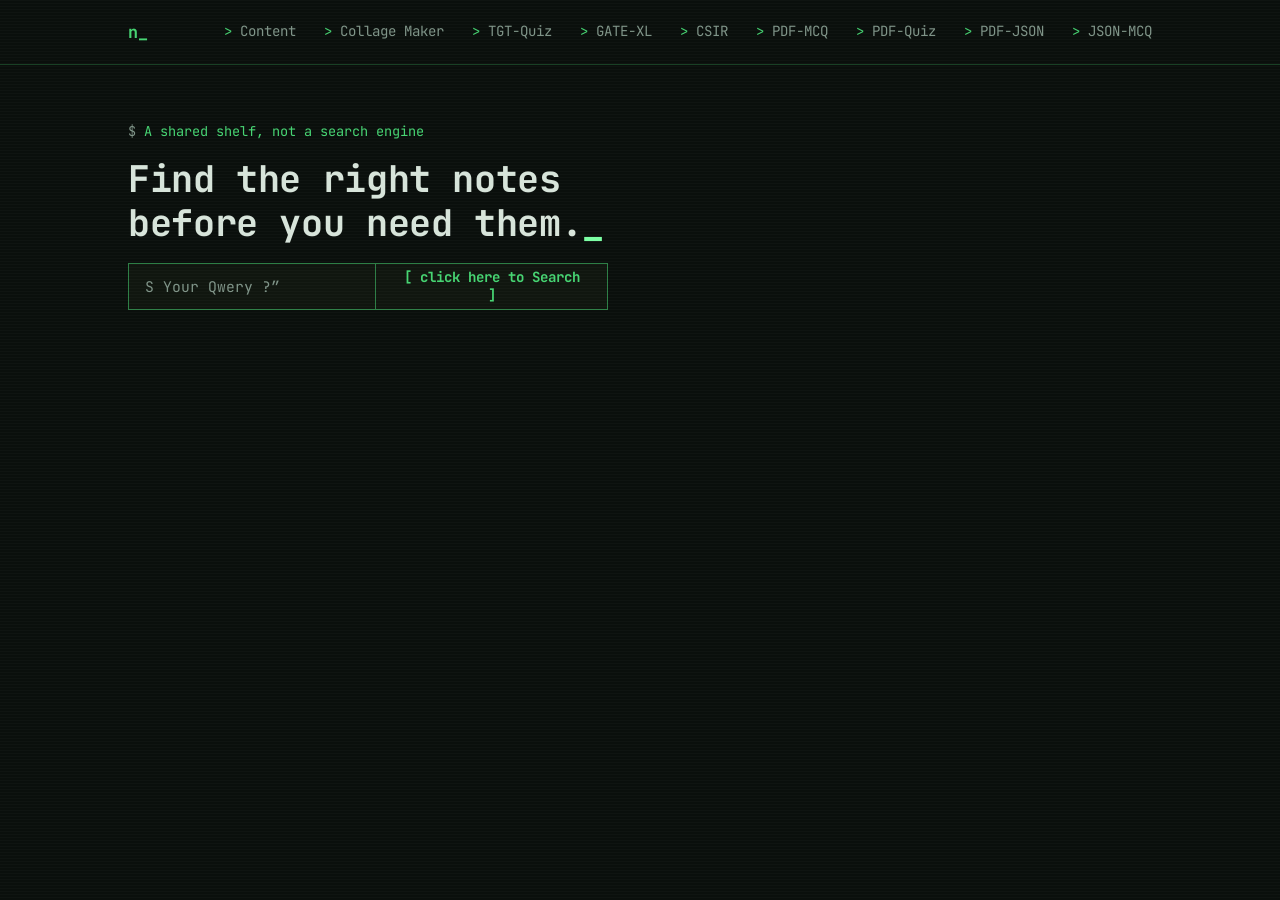
<file: index.html>
<!DOCTYPE html>
<html lang="en">
<head>
<meta charset="UTF-8">
<meta name="viewport" content="width=device-width, initial-scale=1.0">
<title> n </title>
<link rel="preconnect" href="https://fonts.googleapis.com">
<link href="https://fonts.googleapis.com/css2?family=JetBrains+Mono:wght@400;500;700&display=swap" rel="stylesheet">
<link rel="stylesheet" href="style.css">
</head>
</body>

<header class="site-header">
  <div class="shell header-row">
    <a class="brand" href="#top"> <span>n</span><span class="cursor" aria-hidden="true">_</span></a>
    <nav class="main-nav" aria-label="Primary">
            <a href="content.html" class="quiz-btn">Content</a>
      <a href="collage-maker.html" class="quiz-btn">Collage Maker</a>
<a href="tgt-quiz.html" class="quiz-btn">TGT-Quiz</a> 
      <a href="gate-xl.html" class="quiz-btn">GATE-XL</a> 
            <a href="csir.html" class="quiz-btn">CSIR</a> 
            <a href="pdf-to-mcq.html" class="quiz-btn">PDF-MCQ</a> 
                  <a href="pdf-quiz.html" class="quiz-btn">PDF-Quiz</a> 
      <a href="pdf-json.html" class="quiz-btn">PDF-JSON</a> 
      
      <a href="json-mcq.html" class="quiz-btn">JSON-MCQ</a> 



      
    </nav>
    <button class="nav-toggle" id="navToggle" aria-expanded="false" aria-controls="main-nav" aria-label="Open menu">
      <span></span><span></span><span></span>
    </button>
  </div>
</header>

<main id="top">

  <section class="hero shell">
    <div class="hero-text">
      <p class="kicker">A shared shelf, not a search engine</p>
      <h1>Find the right notes before you need them.<span class="cursor" aria-hidden="true">_</span></h1>
      <form class="search-row" role="search" id="searchForm">
        <label for="searchInput" class="visually-hidden">Search materials</label>
        <input type="search" id="searchInput" placeholder="S Your Qwery ?&rdquo;">
        <button type="submit">click here to Search</button>
      </form>
    </div>

    <!--
    <dl class="hero-stats">
      <div><dt>412</dt><dd>documents on the shelf</dd></div>
      <div><dt>9</dt><dd>exams covered</dd></div>
      <div><dt>38</dt><dd>added this month</dd></div>
    </dl>
-->
    
    <!--
  </section>

  <section class="browse shell" id="browse">
    <h2>Browse by exam</h2>
    <div class="pill-row" id="examPills">
      <button class="pill is-active" data-exam="all">All exams</button>
      <button class="pill" data-exam="mptet1">MP TET Varg 1</button>
      <button class="pill" data-exam="mptet2">MP TET Varg 2</button>
      <button class="pill" data-exam="tgt">TGT</button>
      <button class="pill" data-exam="pgt">PGT</button>
      <button class="pill" data-exam="sscgl">SSC CGL</button>
      <button class="pill" data-exam="railway">Railway NTPC</button>
      <button class="pill" data-exam="banking">Banking (IBPS/SBI)</button>
      <button class="pill" data-exam="neet">NEET</button>
      <button class="pill" data-exam="jee">JEE</button>
    
    </div>
  </section>

  <section class="catalog shell" id="catalog">
    <div class="catalog-head">
  -->   

<script src="script.js"></script>
</file>
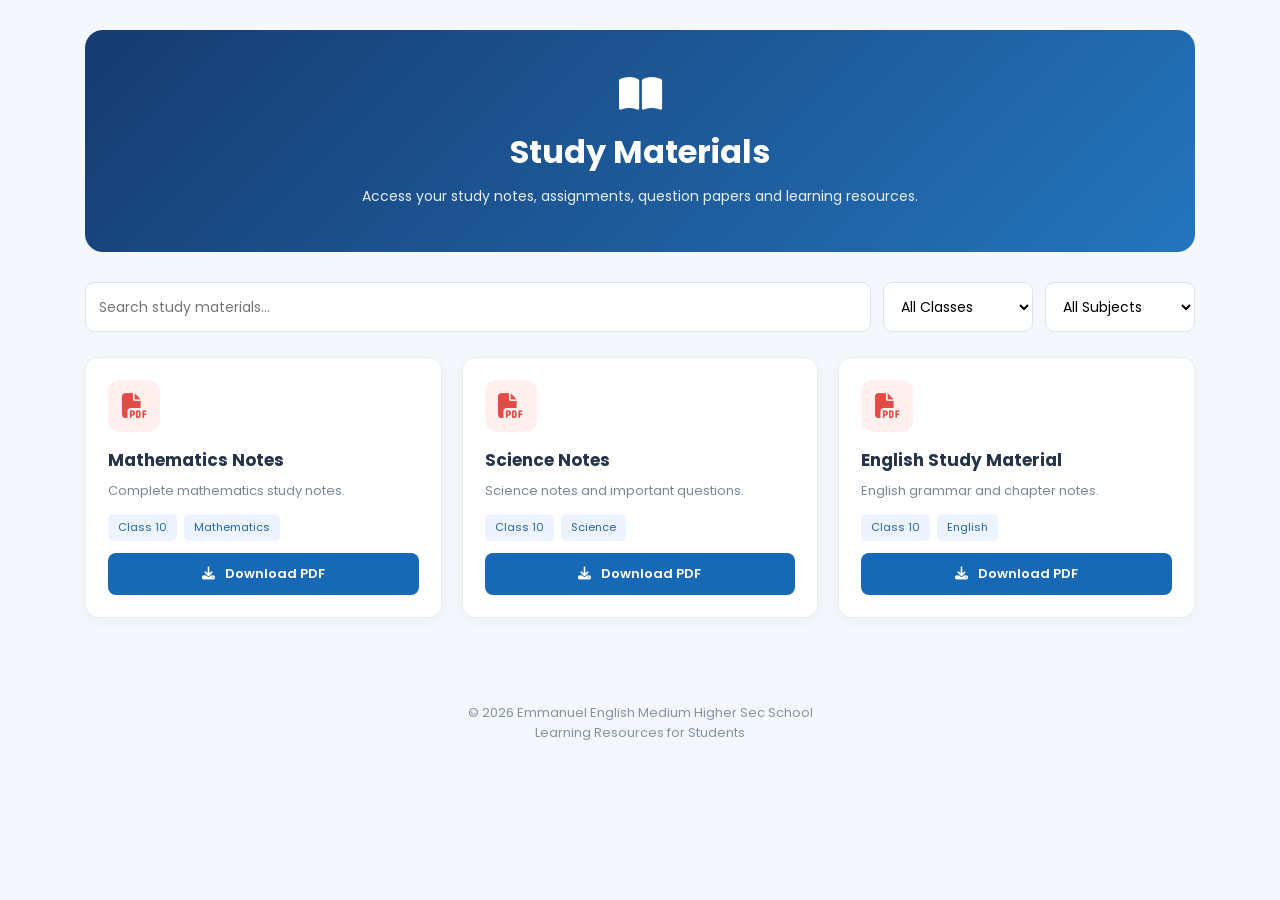
<file: content.html>
<!DOCTYPE html>
<html lang="en">

<head>
    <meta charset="UTF-8">

    <!-- Make the page responsive on mobile devices -->
    <meta name="viewport" content="width=device-width, initial-scale=1.0">

    <!-- Page title -->
    <title>Study Materials | School</title>

    <!-- Google Fonts -->
    <link rel="preconnect" href="https://fonts.googleapis.com">
    <link href="https://fonts.googleapis.com/css2?family=Poppins:wght@400;500;600;700&display=swap" rel="stylesheet">

    <!-- Font Awesome icons -->
    <link rel="stylesheet"
    href="https://cdnjs.cloudflare.com/ajax/libs/font-awesome/6.5.0/css/all.min.css">

    <style>

        /* ================================
           1. GLOBAL PAGE STYLING
        ================================= */

        * {
            margin: 0;
            padding: 0;
            box-sizing: border-box;
        }

        body {
            font-family: 'Poppins', sans-serif;
            background: #f4f7fc;
            color: #26344a;
        }

        /* Main page container */
        .container {
            max-width: 1150px;
            margin: auto;
            padding: 30px 20px;
        }


        /* ================================
           2. HEADER SECTION
        ================================= */

        .header {
            background: linear-gradient(135deg, #163b70, #2475bd);
            color: white;
            padding: 45px 25px;
            text-align: center;
            border-radius: 18px;
            margin-bottom: 30px;
        }

        .header h1 {
            font-size: 32px;
            margin-bottom: 10px;
        }

        .header p {
            font-size: 14px;
            opacity: 0.9;
        }

        .header i {
            font-size: 38px;
            margin-bottom: 15px;
        }


        /* ================================
           3. SEARCH AND FILTER SECTION
        ================================= */

        .filters {
            display: flex;
            gap: 12px;
            margin-bottom: 25px;
            flex-wrap: wrap;
        }

        .filters input,
        .filters select {
            padding: 13px;
            border: 1px solid #dce3ed;
            border-radius: 9px;
            font-family: inherit;
            background: white;
            font-size: 14px;
        }

        .filters input {
            flex: 1;
            min-width: 200px;
        }

        .filters select {
            min-width: 150px;
        }


        /* ================================
           4. MATERIAL GRID
        ================================= */

        .material-grid {
            display: grid;
            grid-template-columns: repeat(auto-fit, minmax(260px, 1fr));
            gap: 20px;
        }

        /* Individual material card */
        .material-card {
            background: white;
            padding: 22px;
            border-radius: 13px;
            border: 1px solid #e7edf5;
            box-shadow: 0 4px 15px rgba(0,0,0,0.04);
            transition: 0.3s;
        }

        .material-card:hover {
            transform: translateY(-5px);
            box-shadow: 0 8px 22px rgba(0,0,0,0.09);
        }

        /* PDF icon */
        .pdf-icon {
            width: 52px;
            height: 52px;
            background: #fff0ef;
            color: #e34b46;
            display: flex;
            align-items: center;
            justify-content: center;
            border-radius: 12px;
            font-size: 25px;
            margin-bottom: 15px;
        }

        /* Material title */
        .material-card h3 {
            font-size: 17px;
            margin-bottom: 8px;
        }

        /* Material description */
        .material-card p {
            color: #7b8797;
            font-size: 13px;
            margin-bottom: 10px;
        }

        /* Class and subject labels */
        .tag {
            display: inline-block;
            background: #edf4ff;
            color: #2464a5;
            padding: 5px 10px;
            border-radius: 5px;
            font-size: 11px;
            margin: 3px 3px 12px 0;
        }


        /* ================================
           5. DOWNLOAD BUTTON
        ================================= */

        .download-btn {
            display: block;
            text-align: center;
            background: #1768b5;
            color: white;
            padding: 11px;
            border-radius: 8px;
            text-decoration: none;
            font-size: 13px;
            font-weight: 600;
            transition: 0.3s;
        }

        .download-btn:hover {
            background: #104b88;
        }

        .download-btn i {
            margin-right: 7px;
        }


        /* ================================
           6. EMPTY SEARCH MESSAGE
        ================================= */

        .no-results {
            display: none;
            text-align: center;
            padding: 40px;
            color: #7b8797;
            grid-column: 1 / -1;
        }


        /* ================================
           7. FOOTER
        ================================= */

        footer {
            text-align: center;
            padding: 25px;
            color: #8793a3;
            font-size: 13px;
            margin-top: 30px;
        }


        /* ================================
           8. MOBILE RESPONSIVENESS
        ================================= */

        @media (max-width: 600px) {

            .header h1 {
                font-size: 24px;
            }

            .container {
                padding: 20px 12px;
            }

            .filters {
                flex-direction: column;
            }

            .filters input,
            .filters select {
                width: 100%;
            }

        }

    </style>
</head>

<body>

    <!-- ================================
         MAIN CONTAINER
    ================================= -->

    <div class="container">


        <!-- ================================
             PAGE HEADER
        ================================= -->

        <section class="header">

            <i class="fas fa-book-open"></i>

            <h1>Study Materials</h1>

            <p>
                Access your study notes, assignments,
                question papers and learning resources.
            </p>

        </section>


        <!-- ================================
             SEARCH AND FILTERS
        ================================= -->

        <div class="filters">

            <!-- Search materials by their name -->
            <input
                type="text"
                id="searchInput"
                placeholder="Search study materials..."
            >

            <!-- Filter materials by class -->
            <select id="classFilter">
                <option value="">All Classes</option>
                <option value="Class 9">Class 9</option>
                <option value="Class 10">Class 10</option>
                <option value="Class 11">Class 11</option>
                <option value="Class 12">Class 12</option>
            </select>

            <!-- Filter materials by subject -->
            <select id="subjectFilter">
                <option value="">All Subjects</option>
                <option value="Mathematics">Mathematics</option>
                <option value="Science">Science</option>
                <option value="English">English</option>
                <option value="Social Science">Social Science</option>
            </select>

        </div>


        <!-- ================================
             MATERIAL CARDS CONTAINER
        ================================= -->

        <div class="material-grid" id="materialGrid">

            <!-- Material cards will be generated using JavaScript -->

            <div class="no-results" id="noResults">
                <i class="fas fa-folder-open"></i>
                <p>No study materials found.</p>
            </div>

        </div>


    </div>


    <!-- ================================
         FOOTER
    ================================= -->

    <footer>
        © 2026 Emmanuel English Medium Higher Sec School
        <br>
        Learning Resources for Students
    </footer>


    <!-- ================================
         JAVASCRIPT: MATERIAL DATABASE
         
         TO ADD A NEW PDF:
         1. Put the PDF inside materials/pdf/
         2. Add its name in this list.
         3. Enter its class and subject.
         4. Save the file.
    ================================= -->

    <script>

        // All available study materials are stored here.
        const materials = [

            {
                name: "Mathematics Notes",
                description: "Complete mathematics study notes.",
                class: "Class 10",
                subject: "Mathematics",
                file: "materials/pdf/Class-10-Maths.pdf"
            },

            {
                name: "Science Notes",
                description: "Science notes and important questions.",
                class: "Class 10",
                subject: "Science",
                file: "materials/pdf/Class-10-Science.pdf"
            },

            {
                name: "English Study Material",
                description: "English grammar and chapter notes.",
                class: "Class 10",
                subject: "English",
                file: "materials/pdf/English-Notes.pdf"
            }

        ];


        // ================================
        // DISPLAY ALL MATERIAL CARDS
        // ================================

        function displayMaterials() {

            // Get the material container
            const grid = document.getElementById("materialGrid");

            // Clear previous cards but retain the empty message
            grid.querySelectorAll(".material-card").forEach(card => card.remove());

            // Read current search and filter values
            const search = document.getElementById("searchInput").value.toLowerCase();
            const selectedClass = document.getElementById("classFilter").value;
            const selectedSubject = document.getElementById("subjectFilter").value;

            // Filter materials according to the selected options
            const filteredMaterials = materials.filter(item => {

                const matchesSearch =
                    item.name.toLowerCase().includes(search) ||
                    item.description.toLowerCase().includes(search);

                const matchesClass =
                    selectedClass === "" || item.class === selectedClass;

                const matchesSubject =
                    selectedSubject === "" || item.subject === selectedSubject;

                return matchesSearch && matchesClass && matchesSubject;

            });


            // Show a message if no material matches
            document.getElementById("noResults").style.display =
                filteredMaterials.length === 0 ? "block" : "none";


            // Generate individual PDF cards
            filteredMaterials.forEach(item => {

                const card = document.createElement("div");

                card.className = "material-card";

                // Build the material card
                card.innerHTML = `

                    <div class="pdf-icon">
                        <i class="fas fa-file-pdf"></i>
                    </div>

                    <h3>${escapeHTML(item.name)}</h3>

                    <p>${escapeHTML(item.description)}</p>

                    <span class="tag">${escapeHTML(item.class)}</span>

                    <span class="tag">${escapeHTML(item.subject)}</span>

                    <a href="${escapeHTML(item.file)}"
                       class="download-btn"
                       download>

                        <i class="fas fa-download"></i>
                        Download PDF

                    </a>

                `;

                grid.appendChild(card);

            });

        }


        // ================================
        // SAFELY DISPLAY USER-EDITABLE TEXT
        // ================================

        function escapeHTML(value) {

            return String(value).replace(/[&<>"']/g, character => ({
                "&": "&amp;",
                "<": "&lt;",
                ">": "&gt;",
                '"': "&quot;",
                "'": "&#39;"
            })[character]);

        }


        // ================================
        // SEARCH AND FILTER EVENT LISTENERS
        // ================================

        document.getElementById("searchInput")
            .addEventListener("input", displayMaterials);

        document.getElementById("classFilter")
            .addEventListener("change", displayMaterials);

        document.getElementById("subjectFilter")
            .addEventListener("change", displayMaterials);


        // ================================
        // LOAD MATERIALS WHEN PAGE OPENS
        // ================================

        displayMaterials();

    </script>

</body>
</html>
</file>
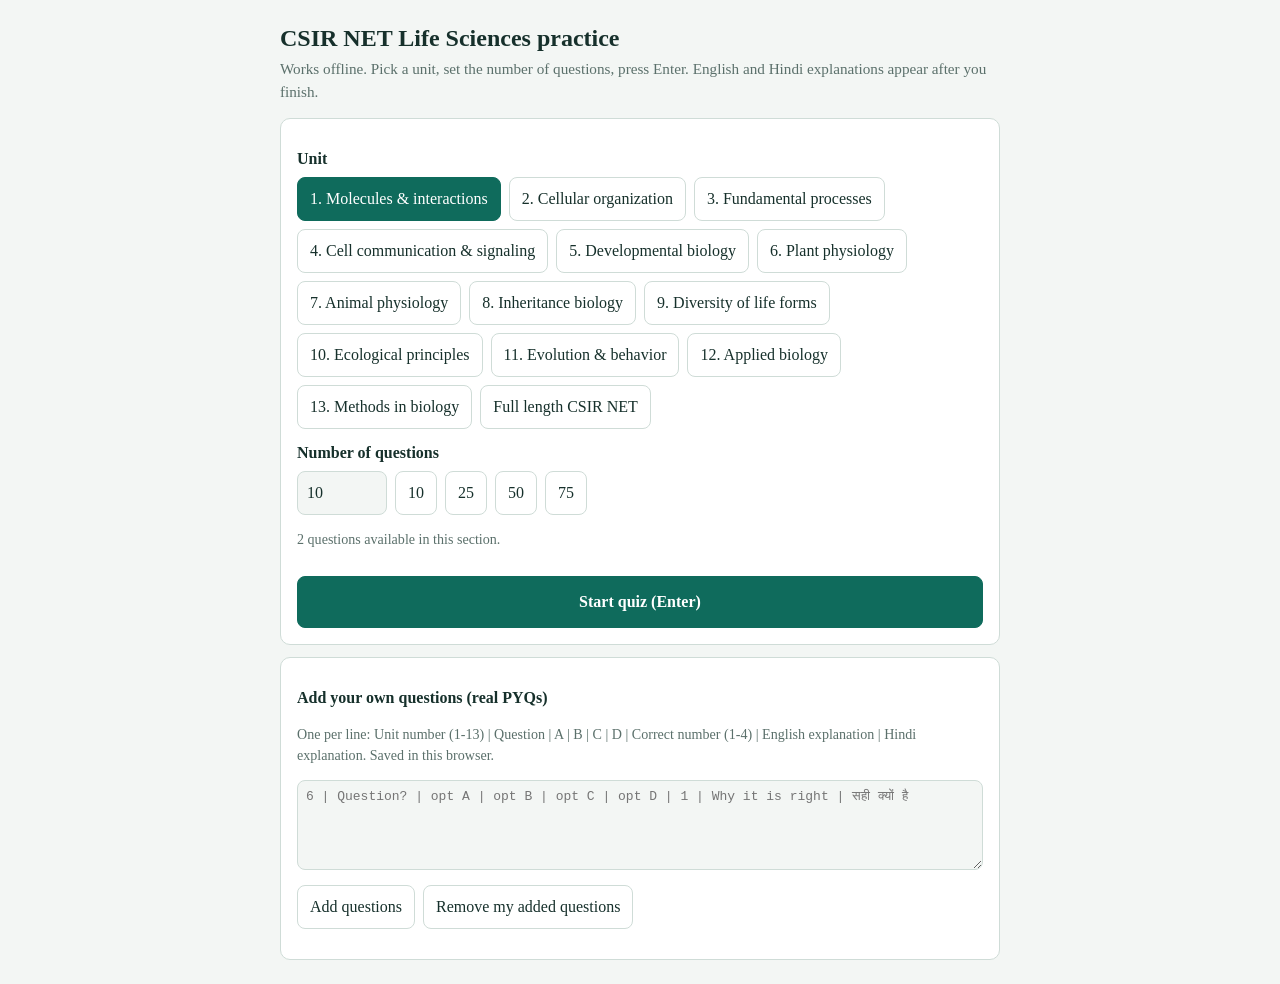
<file: csir.html>
<!DOCTYPE html>
<html lang="en">
<head>
<meta charset="utf-8">
<meta name="viewport" content="width=device-width, initial-scale=1">
<title>CSIR NET Life Sciences Practice Quiz</title>
<style>
:root{--bg:#f3f6f4;--card:#fff;--ink:#16302b;--mute:#5b706b;--line:#cfdcd7;--acc:#0f6b5c;--acc2:#e9f3f0;--ok:#1b7f3b;--bad:#b3261e}
@media(prefers-color-scheme:dark){:root{--bg:#10201d;--card:#172a26;--ink:#e6f1ee;--mute:#9db5ae;--line:#2c4540;--acc:#4fc3ae;--acc2:#1f3a34;--ok:#6fd48c;--bad:#ff8f86}}
*{box-sizing:border-box}
body{margin:0;background:var(--bg);color:var(--ink);font:16px/1.5 Georgia,'Noto Serif Devanagari',serif;padding:12px}
.wrap{max-width:720px;margin:0 auto}
h1{font-size:1.5rem;margin:8px 0 2px}
.sub{color:var(--mute);margin:0 0 14px;font-size:.95rem}
.card{background:var(--card);border:1px solid var(--line);border-radius:10px;padding:16px;margin-bottom:12px}
button{font:inherit;cursor:pointer;border:1px solid var(--line);background:var(--card);color:var(--ink);border-radius:8px;padding:9px 12px}
button:focus-visible,input:focus-visible,textarea:focus-visible{outline:3px solid var(--acc);outline-offset:2px}
.row{display:flex;flex-wrap:wrap;gap:8px}
.row button.sel{background:var(--acc);color:#fff;border-color:var(--acc)}
.big{background:var(--acc);color:#fff;border-color:var(--acc);font-weight:bold;width:100%;margin-top:12px;padding:13px}
input[type=number]{font:inherit;width:90px;padding:9px;border:1px solid var(--line);border-radius:8px;background:var(--bg);color:var(--ink)}
textarea{width:100%;min-height:90px;font:13px monospace;background:var(--bg);color:var(--ink);border:1px solid var(--line);border-radius:8px;padding:8px}
label{display:block;font-weight:bold;margin:12px 0 6px}
.note{color:var(--mute);font-size:.88rem}
.top{display:flex;justify-content:space-between;gap:8px;color:var(--mute);font-size:.92rem}
.bar{height:6px;background:var(--line);border-radius:3px;margin:8px 0 14px}
.bar i{display:block;height:100%;background:var(--acc);border-radius:3px}
.q{font-size:1.15rem;margin:0 0 12px}
.opt{display:block;width:100%;text-align:left;margin:8px 0;padding:12px}
.opt:hover{background:var(--acc2)}
.opt.on{background:var(--acc2);border-color:var(--acc);font-weight:bold}
.score{font-size:2.4rem;margin:0}
.rev{border-top:1px solid var(--line);padding:12px 0}
.t{color:var(--ok)}.f{color:var(--bad)}
.exp{background:var(--acc2);border-radius:8px;padding:8px 10px;margin-top:6px;font-size:.95rem}
.hide{display:none}
</style>
</head>
<body>
<div class="wrap">
<h1>CSIR NET Life Sciences practice</h1>
<p class="sub">Works offline. Pick a unit, set the number of questions, press Enter. English and Hindi explanations appear after you finish.</p>

<div id="setup">
 <div class="card">
  <label>Unit</label>
  <div class="row" id="subjects"></div>
  <label for="n">Number of questions</label>
  <div class="row">
   <input id="n" type="number" min="1" value="10" aria-label="Number of questions">
   <button data-n="10">10</button><button data-n="25">25</button><button data-n="50">50</button><button data-n="75">75</button>
  </div>
  <p class="note" id="avail"></p>
  <button class="big" id="start">Start quiz (Enter)</button>
 </div>
 <div class="card">
  <label for="imp">Add your own questions (real PYQs)</label>
  <p class="note">One per line: Unit number (1-13) | Question | A | B | C | D | Correct number (1-4) | English explanation | Hindi explanation. Saved in this browser.</p>
  <textarea id="imp" placeholder="6 | Question? | opt A | opt B | opt C | opt D | 1 | Why it is right | सही क्यों है"></textarea>
  <div class="row" style="margin-top:8px"><button id="add">Add questions</button><button id="clr">Remove my added questions</button></div>
  <p class="note" id="impmsg"></p>
 </div>
</div>

<div id="quiz" class="card hide">
 <div class="top"><span id="prog"></span><span id="tm"></span></div>
 <div class="bar"><i id="pb"></i></div>
 <p class="q" id="qt"></p>
 <div id="opts"></div>
 <div class="row" style="margin-top:12px"><button id="next" class="big">Next (Enter)</button></div>
 <p class="note">Keys: 1-4 to choose, Enter for next. You can change your choice or skip with Enter. Answers are shown at the end.</p>
</div>

<div id="result" class="hide">
 <div class="card"><p class="score" id="sc"></p><p id="sb"></p><p id="tk" class="note"></p>
 <button class="big" id="again">New quiz</button></div>
 <div class="card" id="rev"></div>
</div>
</div>

<script>
var UNITS=["1. Molecules & interactions","2. Cellular organization","3. Fundamental processes","4. Cell communication & signaling","5. Developmental biology","6. Plant physiology","7. Animal physiology","8. Inheritance biology","9. Diversity of life forms","10. Ecological principles","11. Evolution & behavior","12. Applied biology","13. Methods in biology"];
// Practice bank from the CSIR NET Life Sciences syllabus (not verified past papers). Format: [unit no, question, [options, correct FIRST], 0, English explanation, Hindi explanation]
var BANK=[
[1,"Which technique is widely used to estimate the secondary structure content of a protein in solution?",["Circular dichroism","Mass spectrometry","Southern blotting","Flow cytometry"],0,"CD spectra in the far-UV differ for alpha helix, beta sheet and random coil, so they report secondary structure.","Far-UV CD स्पेक्ट्रम अल्फा हेलिक्स, बीटा शीट और रैंडम कॉइल के लिए अलग होता है।"],
[1,"A Ramachandran plot shows the allowed combinations of:",["Phi and psi angles","Omega angles only","Bond lengths","Chi angles of side chains"],0,"It plots backbone phi (N–Cα) and psi (Cα–C) torsion angles, showing sterically allowed regions.","यह पृष्ठ-शृंखला के phi और psi कोणों के अनुमत संयोजन दिखाता है।"],
[2,"Which signal sequence retains soluble proteins in the ER lumen?",["KDEL","NLS","SKL","Mannose-6-phosphate"],0,"The C-terminal KDEL sequence is recognised by the KDEL receptor, which returns proteins from the Golgi to the ER.","C-सिरे का KDEL अनुक्रम प्रोटीन को ER में वापस लाता है।"],
[2,"Which cytoskeletal filament shows dynamic instability?",["Microtubules","Intermediate filaments","Septins","Spectrin"],0,"Microtubules switch between growth and rapid shrinkage (catastrophe) driven by GTP-tubulin cap hydrolysis.","सूक्ष्मनलिकाएँ GTP हाइड्रोलिसिस के कारण वृद्धि और संकुचन के बीच बदलती रहती हैं।"],
[3,"Telomerase adds telomeric repeats using:",["Its own RNA template","The lagging strand as template","A DNA primase","Okazaki fragments"],0,"Telomerase is a ribonucleoprotein; its RNA component templates reverse transcription of repeats.","टेलोमरेज़ अपने RNA घटक को टेम्पलेट बनाकर दोहराव जोड़ता है।"],
[3,"The Shine–Dalgarno sequence in prokaryotic mRNA base-pairs with:",["16S rRNA","23S rRNA","5S rRNA","tRNA"],0,"It pairs with the 3' end of 16S rRNA in the 30S subunit to position the start codon.","यह 30S उप-इकाई के 16S rRNA से जुड़ता है।"],
[4,"Activation of a GPCR leads to the exchange of which nucleotide on the G-alpha subunit?",["GDP for GTP","ATP for ADP","GTP for GDP","cAMP for AMP"],0,"The activated receptor acts as a GEF, so G-alpha releases GDP and binds GTP.","सक्रिय GPCR G-अल्फा पर GDP की जगह GTP लगवाता है।"],
[4,"Along with Ca²⁺, which second messenger activates protein kinase C?",["Diacylglycerol (DAG)","IP3","cGMP","cAMP"],0,"PLC cleaves PIP2 into IP3 (releases Ca²⁺) and DAG, which with Ca²⁺ activates PKC.","DAG और Ca²⁺ मिलकर PKC को सक्रिय करते हैं।"],
[5,"The Bicoid gradient in Drosophila embryos specifies the:",["Anterior–posterior axis","Dorsal–ventral axis","Left–right axis","Germ layers"],0,"Maternal bicoid mRNA is localised anteriorly; its protein gradient patterns the anterior–posterior axis.","बायकॉइड प्रवणता अग्र-पश्च अक्ष तय करती है।"],
[5,"Which cell is totipotent?",["Zygote","Neuron","Hepatocyte","Erythrocyte"],0,"A zygote can give rise to all embryonic and extra-embryonic tissues; differentiated cells cannot.","युग्मनज सभी प्रकार की कोशिकाएँ बना सकता है।"],
[6,"The physiologically active form of phytochrome is:",["Pfr","Pr","Cryptochrome","Phototropin"],0,"Red light converts inactive Pr to active Pfr; far-red light reverses it.","लाल प्रकाश निष्क्रिय Pr को सक्रिय Pfr में बदलता है।"],
[6,"The immediate precursor of ethylene in plants is:",["ACC","Methionine","SAM","Tryptophan"],0,"Methionine → SAM → ACC (by ACC synthase) → ethylene (by ACC oxidase).","एथिलीन का तात्कालिक पूर्वगामी ACC है।"],
[7,"Which hormone is released from the posterior pituitary?",["Oxytocin","FSH","Prolactin","Growth hormone"],0,"Oxytocin and ADH are made in the hypothalamus and released from the posterior pituitary.","ऑक्सीटोसिन पश्च पीयूष ग्रंथि से मुक्त होता है।"],
[7,"The Bohr effect describes:",["Lower O₂ affinity of haemoglobin at lower pH","Higher O₂ affinity at lower pH","CO₂ binding to myoglobin","Effect of 2,3-BPG on myoglobin"],0,"Higher CO₂ or H⁺ shifts the O₂ dissociation curve right, aiding O₂ release in tissues.","कम pH पर हीमोग्लोबिन की O₂ बंधुता घटती है।"],
[8,"A test cross involves crossing an individual of unknown genotype with:",["A homozygous recessive","A homozygous dominant","A heterozygote","Itself"],0,"Offspring phenotypes reveal the unknown genotype because the recessive parent contributes only recessive alleles.","अज्ञात जीनोटाइप का समयुग्मजी अप्रभावी से संकरण।"],
[8,"A 9:3:4 ratio in the F2 indicates:",["Recessive epistasis","Dominant epistasis","Complementary genes","Duplicate genes"],0,"When homozygous recessive at one locus masks the other, 9:3:3:1 becomes 9:3:4.","अप्रभावी एपिस्टेसिस में 9:3:4 अनुपात आता है।"],
[9,"Which phylum has a water vascular system?",["Echinodermata","Mollusca","Annelida","Cnidaria"],0,"Echinoderms use a water vascular system for locomotion, feeding and respiration.","इकाइनोडर्मेटा में जल संवहन तंत्र होता है।"],
[9,"Ginkgo biloba belongs to:",["Gymnosperms","Angiosperms","Pteridophytes","Bryophytes"],0,"Ginkgo has naked seeds and is a gymnosperm.","जिन्कगो नग्नबीजी पौधा है।"],
[10,"Species richness generally increases:",["Towards the equator","Towards the poles","With altitude","With latitude"],0,"The latitudinal diversity gradient shows the highest richness in the tropics.","विषुवत रेखा की ओर प्रजाति समृद्धि बढ़ती है।"],
[10,"The 10 percent law of energy transfer between trophic levels was proposed by:",["Lindeman","Odum","Tansley","Haeckel"],0,"Lindeman (1942) proposed that roughly 10 percent of energy passes to the next trophic level.","10 प्रतिशत नियम लिंडमैन ने दिया।"],
[11,"Hamilton's rule for kin selection states that an altruistic trait spreads when:",["rB > C","B > rC","r > BC","C > rB"],0,"The relatedness times the benefit to the recipient must exceed the cost to the actor.","सहजन्य चयन में rB > C होने पर परोपकारी लक्षण फैलता है।"],
[11,"Genetic drift has the greatest effect in:",["Small populations","Large populations","Infinite populations","Populations with high migration"],0,"Random sampling of alleles causes larger frequency changes when population size is small.","छोटी जनसंख्या में आनुवंशिक विचलन अधिक होता है।"],
[12,"Bt toxin used in insect-resistant crops comes from:",["Bacillus thuringiensis","Agrobacterium tumefaciens","Escherichia coli","Streptomyces"],0,"Cry proteins from B. thuringiensis are toxic to specific insect larvae.","Bt विष बैसिलस थुरिंजिएन्सिस से आता है।"],
[12,"Which plasmid is used to transfer genes into plants?",["Ti plasmid","F plasmid","R plasmid","Col plasmid"],0,"Agrobacterium's Ti plasmid transfers T-DNA into plant cells.","पादप रूपांतरण में Ti प्लाज़्मिड प्रयुक्त होता है।"],
[13,"The denaturation step of PCR is typically carried out at about:",["94–95 °C","55 °C","72 °C","37 °C"],0,"High temperature separates the DNA strands; annealing is ~55 °C and extension ~72 °C.","विकृतिकरण लगभग 94–95 °C पर होता है।"],
[13,"Western blotting is used to detect:",["Specific proteins","DNA fragments","RNA molecules","Lipids"],0,"Proteins are separated, transferred to a membrane and probed with specific antibodies.","वेस्टर्न ब्लॉटिंग विशिष्ट प्रोटीन पहचानती है।"]
];
// Assumed full-length setting (check the official CSIR NET pattern)
var FULL_COUNT=75,FULL_MINUTES=180;
var $=function(i){return document.getElementById(i)},subj=1,set=[],idx=0,t0=0,tick=null,cur=null,answers=[],chosen=-1;
function mine(){try{return JSON.parse(localStorage.getItem("cmine")||"[]")}catch(e){return[]}}
function allQ(){return BANK.concat(mine())}
function pool(){return subj==="Full"?allQ():allQ().filter(function(q){return q[0]===subj})}
function shuffle(a){a=a.slice();for(var i=a.length-1;i>0;i--){var j=Math.floor(Math.random()*(i+1));var x=a[i];a[i]=a[j];a[j]=x}return a}
function esc(s){return String(s).replace(/[&<>"]/g,function(c){return{"&":"&amp;","<":"&lt;",">":"&gt;",'"':"&quot;"}[c]})}
function buildSubjects(){
 $("subjects").innerHTML="";
 UNITS.map(function(u,i){return[i+1,u]}).concat([["Full","Full length CSIR NET"]]).forEach(function(p){
  var b=document.createElement("button");b.textContent=p[1];b.className=p[0]===subj?"sel":"";
  b.onclick=function(){subj=p[0];if(subj==="Full")$("n").value=Math.min(FULL_COUNT,pool().length);buildSubjects()};$("subjects").appendChild(b)});
 upd();
}
function upd(){$("avail").textContent=pool().length+" questions available in this section."+(subj==="Full"?" Full length uses up to "+FULL_COUNT+" questions with a "+FULL_MINUTES+" minute timer. Check the official pattern and add more questions to match it.":"")}
document.querySelectorAll("[data-n]").forEach(function(b){b.onclick=function(){$("n").value=b.dataset.n}});
function show(id){["setup","quiz","result"].forEach(function(x){$(x).classList.toggle("hide",x!==id)})}
function uname(q){return UNITS[q[0]-1]}
function start(){
 var p=pool(),n=Math.max(1,parseInt($("n").value)||10);
 if(!p.length){$("avail").textContent="No questions in this section yet. Add some below.";return}
 n=Math.min(n,p.length);if(subj==="Full")n=Math.min(n,FULL_COUNT);
 set=shuffle(p).slice(0,n);idx=0;answers=[];t0=Date.now();
 clearInterval(tick);tick=setInterval(clock,1000);clock();show("quiz");render();
}
function clock(){var s=Math.floor((Date.now()-t0)/1000);
 if(subj==="Full"){var left=FULL_MINUTES*60-s;if(left<=0){finish();return}s=left}
 var m=Math.floor(s/60),r=s%60;$("tm").textContent=(subj==="Full"?"Time left ":"Time ")+m+":"+(r<10?"0":"")+r}
function render(){
 var q=set[idx];chosen=-1;
 cur={o:shuffle(q[2].map(function(t,i){return{t:t,c:i===q[3]}})),q:q};
 $("prog").textContent="Question "+(idx+1)+" of "+set.length+" (Unit "+q[0]+")";
 $("pb").style.width=(idx/set.length*100)+"%";$("qt").textContent=q[1];
 $("opts").innerHTML="";
 cur.o.forEach(function(x,i){var b=document.createElement("button");b.className="opt";b.textContent=(i+1)+". "+x.t;b.onclick=function(){pick(i)};$("opts").appendChild(b)});
 $("next").textContent=idx===set.length-1?"Finish (Enter)":"Next (Enter)";
}
function pick(i){chosen=i;var bs=$("opts").children;for(var k=0;k<bs.length;k++)bs[k].classList.toggle("on",k===i)}
function rec(){
 var o=cur.o,right=o.filter(function(x){return x.c})[0].t;
 answers.push({q:cur.q[1],sub:uname(cur.q),yours:chosen<0?null:o[chosen].t,right:right,ok:chosen>=0&&o[chosen].c,en:cur.q[4]||"",hi:cur.q[5]||""});
}
function next(){rec();idx++;if(idx>=set.length)finish();else render()}
function finish(){
 clearInterval(tick);
 if(!$("quiz").classList.contains("hide")&&answers.length===idx&&idx<set.length)rec();
 var s=Math.floor((Date.now()-t0)/1000),tot=set.length,score=answers.filter(function(a){return a.ok}).length,att=answers.filter(function(a){return a.yours!==null}).length;
 $("sc").textContent=score+" / "+tot;
 $("sb").textContent=Math.round(score/tot*100)+"% correct. Attempted "+att+", wrong "+(att-score)+", not answered "+(tot-att)+".";
 $("tk").textContent="Time taken: "+Math.floor(s/60)+" min "+(s%60)+" sec";
 var by={};answers.forEach(function(a){by[a.sub]=by[a.sub]||[0,0];by[a.sub][1]++;if(a.ok)by[a.sub][0]++});
 var h="<b>Unit-wise score</b><br>"+Object.keys(by).map(function(k){return esc(k)+": "+by[k][0]+"/"+by[k][1]}).join("<br>")+"<br><br><b>Review with explanations / समीक्षा और व्याख्या</b>";
 answers.forEach(function(a,i){
  h+='<div class="rev"><b>'+(i+1)+". "+esc(a.q)+'</b><br>'+
  (a.ok?'<span class="t">Your answer (correct): '+esc(a.right)+'</span>':
   '<span class="f">Your answer: '+(a.yours===null?"Not answered":esc(a.yours))+'</span><br><span class="t">Correct answer: '+esc(a.right)+'</span>')+
  (a.en||a.hi?'<div class="exp">'+(a.en?'<b>Why:</b> '+esc(a.en):'')+(a.hi?'<br><b>क्यों:</b> '+esc(a.hi):'')+'</div>':'')+'</div>'});
 $("rev").innerHTML=h;show("result");window.scrollTo(0,0);
}
$("start").onclick=start;$("next").onclick=next;$("again").onclick=function(){show("setup");upd()};
document.addEventListener("keydown",function(e){
 if(!$("setup").classList.contains("hide")){if(e.key==="Enter"&&e.target.tagName!=="TEXTAREA"&&e.target.tagName!=="BUTTON"){e.preventDefault();start()}return}
 if(!$("quiz").classList.contains("hide")){
  if(e.key==="Enter"){e.preventDefault();next()}
  else if(/^[1-4]$/.test(e.key)){var i=+e.key-1;if(i<cur.o.length)pick(i)}
 }});
$("add").onclick=function(){
 var ok=0,bad=0,m=mine();
 $("imp").value.split("\n").forEach(function(l){if(!l.trim())return;var p=l.split("|").map(function(x){return x.trim()});
  var u=parseInt(p[0]),a=parseInt(p[6]);
  if(p.length>=7&&u>=1&&u<=13&&a>=1&&a<=4&&p[1]&&p.slice(2,6).every(Boolean)){var o=p.slice(2,6),c=o[a-1];o.splice(a-1,1);o.unshift(c);m.push([u,p[1],o,0,p[7]||"",p[8]||""]);ok++}else bad++});
 var msg="";try{localStorage.setItem("cmine",JSON.stringify(m))}catch(e){msg=" This browser blocked saving, so they will not be kept."}
 $("impmsg").textContent=ok+" added, "+bad+" line(s) skipped (check the format)."+msg;if(ok)$("imp").value="";upd();
};
$("clr").onclick=function(){try{localStorage.removeItem("cmine")}catch(e){}$("impmsg").textContent="Your added questions were removed.";upd()};
buildSubjects();
</script>
</body>
</html>
</file>
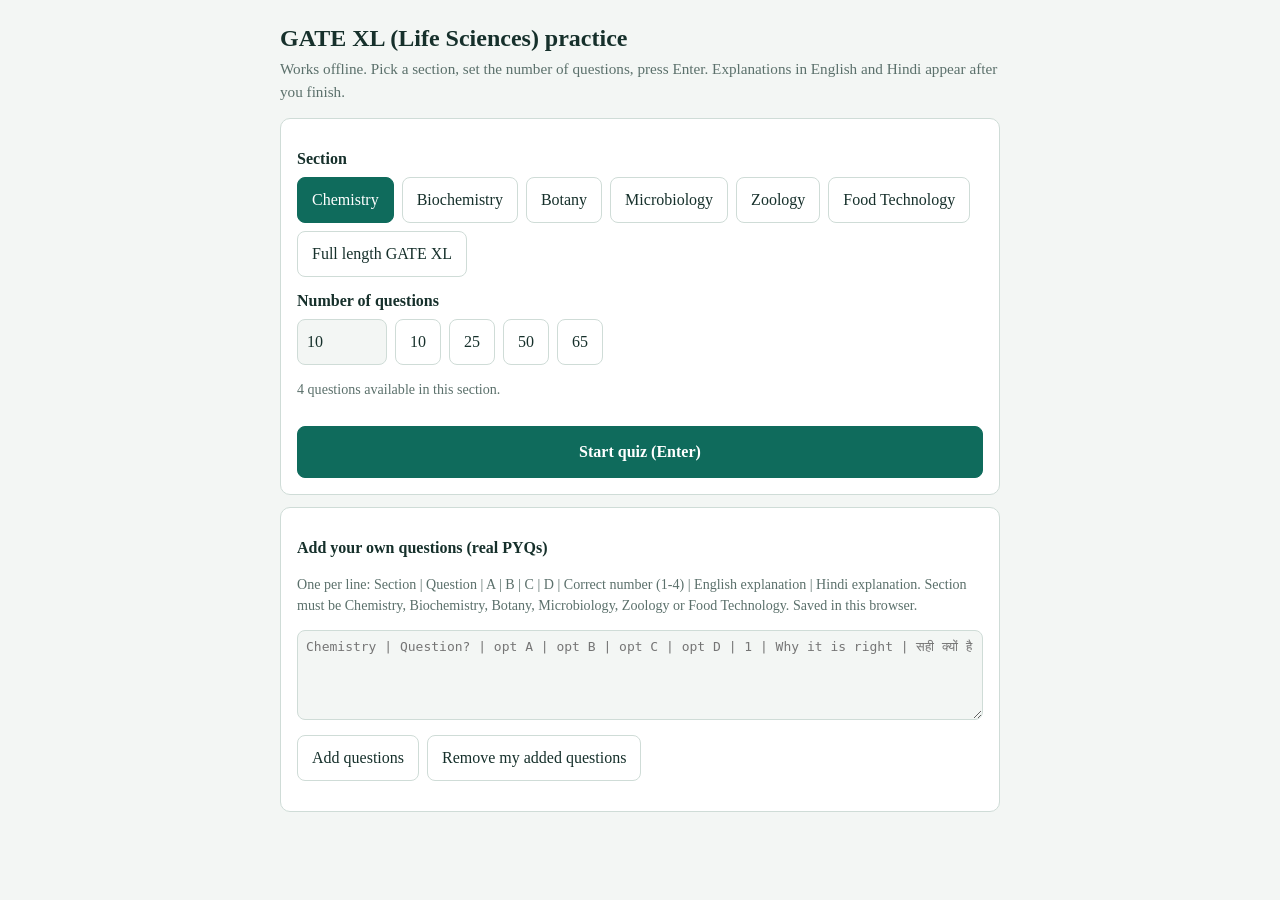
<file: gate-xl.html>
<!DOCTYPE html>
<html lang="en">
<head>
<meta charset="utf-8">
<meta name="viewport" content="width=device-width, initial-scale=1">
<title>GATE XL Life Sciences Practice Quiz</title>
<style>
:root{--bg:#f3f6f4;--card:#fff;--ink:#16302b;--mute:#5b706b;--line:#cfdcd7;--acc:#0f6b5c;--acc2:#e9f3f0;--ok:#1b7f3b;--okbg:#e3f4e8;--bad:#b3261e;--badbg:#fbe7e5}
@media(prefers-color-scheme:dark){:root{--bg:#10201d;--card:#172a26;--ink:#e6f1ee;--mute:#9db5ae;--line:#2c4540;--acc:#4fc3ae;--acc2:#1f3a34;--ok:#6fd48c;--okbg:#17352a;--bad:#ff8f86;--badbg:#3a1f1d}}
*{box-sizing:border-box}
body{margin:0;background:var(--bg);color:var(--ink);font:16px/1.5 Georgia,'Noto Serif Devanagari',serif;padding:12px}
.wrap{max-width:720px;margin:0 auto}
h1{font-size:1.5rem;margin:8px 0 2px}
.sub{color:var(--mute);margin:0 0 14px;font-size:.95rem}
.card{background:var(--card);border:1px solid var(--line);border-radius:10px;padding:16px;margin-bottom:12px}
button{font:inherit;cursor:pointer;border:1px solid var(--line);background:var(--card);color:var(--ink);border-radius:8px;padding:10px 14px}
button:focus-visible,input:focus-visible,textarea:focus-visible{outline:3px solid var(--acc);outline-offset:2px}
.row{display:flex;flex-wrap:wrap;gap:8px}
.row button.sel{background:var(--acc);color:#fff;border-color:var(--acc)}
.big{background:var(--acc);color:#fff;border-color:var(--acc);font-weight:bold;width:100%;margin-top:12px;padding:13px}
input[type=number]{font:inherit;width:90px;padding:9px;border:1px solid var(--line);border-radius:8px;background:var(--bg);color:var(--ink)}
textarea{width:100%;min-height:90px;font:13px monospace;background:var(--bg);color:var(--ink);border:1px solid var(--line);border-radius:8px;padding:8px}
label{display:block;font-weight:bold;margin:12px 0 6px}
.note{color:var(--mute);font-size:.88rem}
.top{display:flex;justify-content:space-between;gap:8px;color:var(--mute);font-size:.92rem}
.bar{height:6px;background:var(--line);border-radius:3px;margin:8px 0 14px}
.bar i{display:block;height:100%;background:var(--acc);border-radius:3px}
.q{font-size:1.15rem;margin:0 0 12px}
.opt{display:block;width:100%;text-align:left;margin:8px 0;padding:12px}
.opt:hover{background:var(--acc2)}
.opt.on{background:var(--acc2);border-color:var(--acc);font-weight:bold}
.score{font-size:2.4rem;margin:0}
.rev{border-top:1px solid var(--line);padding:12px 0}
.t{color:var(--ok)}.f{color:var(--bad)}
.exp{background:var(--acc2);border-radius:8px;padding:8px 10px;margin-top:6px;font-size:.95rem}
.hide{display:none}
</style>
</head>
<body>
<div class="wrap">
<h1>GATE XL (Life Sciences) practice</h1>
<p class="sub">Works offline. Pick a section, set the number of questions, press Enter. Explanations in English and Hindi appear after you finish.</p>

<div id="setup">
 <div class="card">
  <label>Section</label>
  <div class="row" id="subjects"></div>
  <label for="n">Number of questions</label>
  <div class="row">
   <input id="n" type="number" min="1" value="10" aria-label="Number of questions">
   <button data-n="10">10</button><button data-n="25">25</button><button data-n="50">50</button><button data-n="65">65</button>
  </div>
  <p class="note" id="avail"></p>
  <button class="big" id="start">Start quiz (Enter)</button>
 </div>
 <div class="card">
  <label for="imp">Add your own questions (real PYQs)</label>
  <p class="note">One per line: Section | Question | A | B | C | D | Correct number (1-4) | English explanation | Hindi explanation. Section must be Chemistry, Biochemistry, Botany, Microbiology, Zoology or Food Technology. Saved in this browser.</p>
  <textarea id="imp" placeholder="Chemistry | Question? | opt A | opt B | opt C | opt D | 1 | Why it is right | सही क्यों है"></textarea>
  <div class="row" style="margin-top:8px"><button id="add">Add questions</button><button id="clr">Remove my added questions</button></div>
  <p class="note" id="impmsg"></p>
 </div>
</div>

<div id="quiz" class="card hide">
 <div class="top"><span id="prog"></span><span id="tm"></span></div>
 <div class="bar"><i id="pb"></i></div>
 <p class="q" id="qt"></p>
 <div id="opts"></div>
 <div class="row" style="margin-top:12px"><button id="next" class="big">Next (Enter)</button></div>
 <p class="note">Keys: 1-4 to choose, Enter for next. You can change your choice or skip with Enter. Answers are shown at the end.</p>
</div>

<div id="result" class="hide">
 <div class="card"><p class="score" id="sc"></p><p id="sb"></p><p id="tk" class="note"></p>
 <button class="big" id="again">New quiz</button></div>
 <div class="card" id="rev"></div>
</div>
</div>

<script>
// Practice bank in GATE XL style from the syllabus (not verified past papers). Format: [section, question, [options, correct FIRST], 0, English explanation, Hindi explanation]
var BANK=[
["Chemistry","What is the hybridization of each carbon atom in ethene?",["sp2","sp","sp3","sp3d"],0,"Each carbon forms 3 sigma bonds (2 C–H, 1 C–C) and has no lone pair, so it is sp2. The remaining p orbital forms the pi bond.","प्रत्येक कार्बन के 3 सिग्मा बंध हैं (2 C–H, 1 C–C) और कोई एकाकी युग्म नहीं है, इसलिए sp2। बचा हुआ p कक्षक पाई बंध बनाता है।"],
["Chemistry","The unit of the rate constant of a first-order reaction is:",["s⁻¹","mol L⁻¹ s⁻¹","L mol⁻¹ s⁻¹","mol L⁻¹"],0,"Rate = k[A], so k = rate/concentration = (mol L⁻¹ s⁻¹)/(mol L⁻¹) = s⁻¹.","दर = k[A], इसलिए k = दर/सांद्रता = s⁻¹।"],
["Chemistry","Which of the following is aromatic?",["Benzene","Cyclobutadiene","Cyclooctatetraene","Cyclopentadiene"],0,"Aromatic compounds are cyclic, planar, fully conjugated and have (4n+2) pi electrons. Benzene has 6 (n=1). Cyclobutadiene (4) is anti-aromatic; cyclooctatetraene is non-planar; cyclopentadiene has an sp3 carbon.","एरोमैटिक यौगिक चक्रीय, समतलीय, पूर्ण संयुग्मित और (4n+2) पाई इलेक्ट्रॉन वाले होते हैं। बेंज़ीन में 6 हैं।"],
["Chemistry","For a spontaneous process in an isolated system, the entropy:",["Increases","Decreases","Stays zero","Cannot be defined"],0,"By the second law of thermodynamics, total entropy of an isolated system increases in a spontaneous process.","ऊष्मागतिकी के दूसरे नियम के अनुसार स्वतः प्रक्रिया में विलगित निकाय की एन्ट्रॉपी बढ़ती है।"],
["Biochemistry","Which enzyme unwinds the DNA double helix at the replication fork?",["Helicase","Ligase","Primase","Topoisomerase"],0,"Helicase breaks hydrogen bonds between the strands. Primase makes RNA primers, ligase joins fragments, topoisomerase relieves supercoiling.","हेलिकेज़ दोनों स्ट्रैंड के बीच हाइड्रोजन बंध तोड़कर DNA खोलता है।"],
["Biochemistry","In Michaelis–Menten kinetics, Km is the substrate concentration at which the velocity is:",["Half of Vmax","Equal to Vmax","One-fourth of Vmax","Zero"],0,"By definition, Km is the substrate concentration giving v = Vmax/2.","परिभाषा के अनुसार Km वह सब्सट्रेट सांद्रता है जिस पर वेग Vmax का आधा होता है।"],
["Biochemistry","Which standard amino acid is achiral?",["Glycine","Alanine","Serine","Valine"],0,"Glycine's side chain is H, so its alpha carbon has two identical groups and is not a chiral centre.","ग्लाइसिन की पार्श्व शृंखला H है, इसलिए उसका अल्फा कार्बन किरल नहीं है।"],
["Biochemistry","Net ATP gain from glycolysis of one glucose molecule (substrate-level phosphorylation) is:",["2","4","6","36"],0,"Glycolysis makes 4 ATP but uses 2 ATP in the preparatory phase, so the net gain is 2 ATP.","ग्लाइकोलिसिस में 4 ATP बनते हैं और 2 खर्च होते हैं, इसलिए शुद्ध लाभ 2 ATP।"],
["Botany","In C4 plants, the primary CO2 acceptor in mesophyll cells is:",["Phosphoenolpyruvate (PEP)","RuBP","Oxaloacetate","3-PGA"],0,"PEP carboxylase fixes CO2 onto PEP to form oxaloacetate in mesophyll cells. RuBP is the acceptor in the Calvin cycle of bundle sheath cells.","C4 पौधों की मेसोफिल कोशिकाओं में CO2 का प्राथमिक ग्राही PEP है।"],
["Botany","Which plant hormone mainly induces stomatal closure under water stress?",["Abscisic acid","Auxin","Gibberellin","Cytokinin"],0,"ABA signals guard cells to lose K⁺ and water, closing the stomata during drought.","जल तनाव में ABA रक्षक कोशिकाओं से K⁺ निकलवाकर रंध्र बंद करता है।"],
["Botany","Double fertilization is characteristic of:",["Angiosperms","Gymnosperms","Pteridophytes","Bryophytes"],0,"One sperm fuses with the egg (zygote) and the other with the two polar nuclei (triploid endosperm) only in angiosperms.","द्विनिषेचन केवल आवृतबीजी पौधों में होता है।"],
["Botany","The light reactions of photosynthesis occur in the:",["Thylakoid membrane","Stroma","Outer chloroplast membrane","Mitochondrial matrix"],0,"Photosystems and the electron transport chain are in the thylakoid membranes; the Calvin cycle is in the stroma.","प्रकाश अभिक्रियाएँ थायलैकॉइड झिल्ली में होती हैं।"],
["Microbiology","The thick layer of Gram-positive bacterial cell walls is made of:",["Peptidoglycan","Lipopolysaccharide","Chitin","Cellulose"],0,"Gram-positive walls have a thick peptidoglycan layer (with teichoic acids), which retains the crystal violet stain.","ग्राम-धनात्मक जीवाणु की भित्ति में मोटी पेप्टिडोग्लाइकन परत होती है।"],
["Microbiology","The natural inducer of the lac operon is:",["Allolactose","Lactose only","Glucose","cAMP"],0,"Lactose is converted to allolactose, which binds the repressor and releases it from the operator.","लैक्टोज़ से बना एलोलैक्टोज़ रिप्रेसर से जुड़कर ऑपरेटर से हटा देता है।"],
["Microbiology","Which antibiotic inhibits bacterial cell wall synthesis?",["Penicillin","Tetracycline","Rifampicin","Streptomycin"],0,"Penicillin blocks the transpeptidase that cross-links peptidoglycan. Tetracycline and streptomycin act on the ribosome; rifampicin on RNA polymerase.","पेनिसिलिन पेप्टिडोग्लाइकन के क्रॉस-लिंक को रोकता है।"],
["Microbiology","The causative agent of cholera is:",["Vibrio cholerae","Salmonella typhi","Shigella dysenteriae","Escherichia coli"],0,"Cholera is caused by the comma-shaped Gram-negative bacterium Vibrio cholerae, which releases cholera toxin.","हैजा विब्रियो कॉलरी जीवाणु से होता है।"],
["Zoology","In a population in Hardy–Weinberg equilibrium, q² = 0.04. The frequency of heterozygotes is:",["0.32","0.16","0.08","0.64"],0,"q = 0.2, p = 0.8, so 2pq = 2 × 0.8 × 0.2 = 0.32.","q = 0.2, p = 0.8, इसलिए 2pq = 0.32।"],
["Zoology","Antibodies are secreted by:",["Plasma cells","Macrophages","Helper T cells","Mast cells"],0,"Activated B cells differentiate into plasma cells, which secrete large amounts of antibody.","सक्रिय B कोशिकाएँ प्लाज़्मा कोशिकाओं में बदलकर एंटीबॉडी स्रावित करती हैं।"],
["Zoology","The resting membrane potential of a neuron is mainly due to:",["Efflux of K⁺ through leak channels","Influx of Na⁺","Influx of Cl⁻ only","Ca²⁺ pumps"],0,"The membrane is most permeable to K⁺ at rest, so K⁺ leaves down its gradient, leaving the inside negative (about −70 mV).","विश्राम अवस्था में K⁺ लीक चैनल से बाहर जाता है, जिससे भीतर ऋणात्मक विभव (लगभग −70 mV) रहता है।"],
["Zoology","Hox genes mainly control:",["Anterior–posterior body axis patterning","Cell death only","Blood clotting","Sex determination"],0,"Hox genes specify the identity of body segments along the anterior–posterior axis.","Hox जीन अग्र-पश्च शरीर अक्ष में खंडों की पहचान तय करते हैं।"],
["Food Technology","HTST pasteurization of milk uses:",["72 °C for 15 seconds","63 °C for 30 seconds","100 °C for 1 minute","121 °C for 15 minutes"],0,"High Temperature Short Time pasteurization is 72 °C for 15 s. 63 °C for 30 min is the batch (LTLT) method.","HTST पाश्चुरीकरण 72 °C पर 15 सेकंड के लिए होता है।"],
["Food Technology","The Maillard browning reaction occurs between:",["Reducing sugars and amino groups","Fats and water","Starch and iodine","Proteins and metal ions"],0,"Maillard browning is a non-enzymatic reaction between reducing sugars and amino groups of amino acids or proteins on heating.","मैलार्ड अभिक्रिया अपचायी शर्करा और अमीनो समूह के बीच होती है।"],
["Food Technology","The water activity (aw) of pure water is:",["1.0","0","0.5","100"],0,"Water activity is the ratio of vapour pressure of the food to that of pure water, so pure water has aw = 1.0.","जल सक्रियता खाद्य और शुद्ध जल के वाष्प दाब का अनुपात है; शुद्ध जल के लिए 1.0।"],
["Food Technology","Which enzyme in rennet coagulates milk during cheese making?",["Chymosin","Pepsin","Lipase","Amylase"],0,"Chymosin cleaves kappa-casein, destabilising casein micelles so milk curdles.","काइमोसिन कैपा-केसीन को तोड़कर दूध को जमाता है।"]
];
var FULL_COUNT=65,FULL_MINUTES=180;
var $=function(i){return document.getElementById(i)},subj="Chemistry",set=[],idx=0,t0=0,tick=null,cur=null,answers=[],chosen=-1;
function mine(){try{return JSON.parse(localStorage.getItem("gmine")||"[]")}catch(e){return[]}}
function allQ(){return BANK.concat(mine())}
function pool(){return subj==="Full"?allQ():allQ().filter(function(q){return q[0]===subj})}
function shuffle(a){a=a.slice();for(var i=a.length-1;i>0;i--){var j=Math.floor(Math.random()*(i+1));var x=a[i];a[i]=a[j];a[j]=x}return a}
function esc(s){return String(s).replace(/[&<>"]/g,function(c){return{"&":"&amp;","<":"&lt;",">":"&gt;",'"':"&quot;"}[c]})}
function buildSubjects(){
 var names=[["Chemistry","Chemistry"],["Biochemistry","Biochemistry"],["Botany","Botany"],["Microbiology","Microbiology"],["Zoology","Zoology"],["Food Technology","Food Technology"],["Full","Full length GATE XL"]];
 $("subjects").innerHTML="";
 names.forEach(function(p){var b=document.createElement("button");b.textContent=p[1];b.className=p[0]===subj?"sel":"";
  b.onclick=function(){subj=p[0];if(subj==="Full")$("n").value=Math.min(FULL_COUNT,pool().length);buildSubjects()};$("subjects").appendChild(b)});
 upd();
}
function upd(){$("avail").textContent=pool().length+" questions available in this section."+(subj==="Full"?" Full length uses up to "+FULL_COUNT+" questions with a "+FULL_MINUTES+" minute timer. Check the official GATE XL pattern and add more questions to match it.":"")}
document.querySelectorAll("[data-n]").forEach(function(b){b.onclick=function(){$("n").value=b.dataset.n}});
function show(id){["setup","quiz","result"].forEach(function(x){$(x).classList.toggle("hide",x!==id)})}
function start(){
 var p=pool(),n=Math.max(1,parseInt($("n").value)||10);
 if(!p.length){$("avail").textContent="No questions in this section yet. Add some below.";return}
 n=Math.min(n,p.length);if(subj==="Full")n=Math.min(n,FULL_COUNT);
 set=shuffle(p).slice(0,n);idx=0;answers=[];t0=Date.now();
 clearInterval(tick);tick=setInterval(clock,1000);clock();show("quiz");render();
}
function clock(){var s=Math.floor((Date.now()-t0)/1000);
 if(subj==="Full"){var left=FULL_MINUTES*60-s;if(left<=0){finish();return}s=left}
 var m=Math.floor(s/60),r=s%60;$("tm").textContent=(subj==="Full"?"Time left ":"Time ")+m+":"+(r<10?"0":"")+r}
function render(){
 var q=set[idx];chosen=-1;
 cur={o:shuffle(q[2].map(function(t,i){return{t:t,c:i===q[3]}})),q:q};
 $("prog").textContent="Question "+(idx+1)+" of "+set.length+" ("+q[0]+")";
 $("pb").style.width=(idx/set.length*100)+"%";$("qt").textContent=q[1];
 $("opts").innerHTML="";
 cur.o.forEach(function(x,i){var b=document.createElement("button");b.className="opt";b.textContent=(i+1)+". "+x.t;b.onclick=function(){pick(i)};$("opts").appendChild(b)});
 $("next").textContent=idx===set.length-1?"Finish (Enter)":"Next (Enter)";
}
function pick(i){chosen=i;var bs=$("opts").children;for(var k=0;k<bs.length;k++)bs[k].classList.toggle("on",k===i)}
function next(){
 var o=cur.o,right=o.filter(function(x){return x.c})[0].t;
 answers.push({q:cur.q[1],sub:cur.q[0],yours:chosen<0?null:o[chosen].t,right:right,ok:chosen>=0&&o[chosen].c,en:cur.q[4]||"",hi:cur.q[5]||""});
 idx++;if(idx>=set.length)finish();else render();
}
function finish(){
 clearInterval(tick);
 if(!$("quiz").classList.contains("hide")&&answers.length<set.length&&idx<set.length&&answers.length===idx){
  /* timer ended: record current question as is */
  var o=cur.o,right=o.filter(function(x){return x.c})[0].t;
  answers.push({q:cur.q[1],sub:cur.q[0],yours:chosen<0?null:o[chosen].t,right:right,ok:chosen>=0&&o[chosen].c,en:cur.q[4]||"",hi:cur.q[5]||""});
 }
 var s=Math.floor((Date.now()-t0)/1000),tot=set.length,score=answers.filter(function(a){return a.ok}).length,att=answers.filter(function(a){return a.yours!==null}).length;
 $("sc").textContent=score+" / "+tot;
 $("sb").textContent=Math.round(score/tot*100)+"% correct. Attempted "+att+", wrong "+(att-score)+", not answered "+(tot-att)+".";
 $("tk").textContent="Time taken: "+Math.floor(s/60)+" min "+(s%60)+" sec";
 var by={};answers.forEach(function(a){by[a.sub]=by[a.sub]||[0,0];by[a.sub][1]++;if(a.ok)by[a.sub][0]++});
 var h="<b>Section-wise score</b><br>"+Object.keys(by).map(function(k){return esc(k)+": "+by[k][0]+"/"+by[k][1]}).join("<br>")+"<br><br><b>Review with explanations / समीक्षा और व्याख्या</b>";
 answers.forEach(function(a,i){
  h+='<div class="rev"><b>'+(i+1)+". "+esc(a.q)+'</b><br>'+
  (a.ok?'<span class="t">Your answer (correct): '+esc(a.right)+'</span>':
   '<span class="f">Your answer: '+(a.yours===null?"Not answered":esc(a.yours))+'</span><br><span class="t">Correct answer: '+esc(a.right)+'</span>')+
  (a.en||a.hi?'<div class="exp">'+(a.en?'<b>Why:</b> '+esc(a.en):'')+(a.hi?'<br><b>क्यों:</b> '+esc(a.hi):'')+'</div>':'')+'</div>'});
 $("rev").innerHTML=h;show("result");window.scrollTo(0,0);
}
$("start").onclick=start;$("next").onclick=next;$("again").onclick=function(){show("setup");upd()};
document.addEventListener("keydown",function(e){
 if(!$("setup").classList.contains("hide")){if(e.key==="Enter"&&e.target.tagName!=="TEXTAREA"&&e.target.tagName!=="BUTTON"){e.preventDefault();start()}return}
 if(!$("quiz").classList.contains("hide")){
  if(e.key==="Enter"){e.preventDefault();next()}
  else if(/^[1-4]$/.test(e.key)){var i=+e.key-1;if(i<cur.o.length)pick(i)}
 }});
$("add").onclick=function(){
 var secs=["Chemistry","Biochemistry","Botany","Microbiology","Zoology","Food Technology"],ok=0,bad=0,m=mine();
 $("imp").value.split("\n").forEach(function(l){if(!l.trim())return;var p=l.split("|").map(function(x){return x.trim()});
  var s=secs.filter(function(x){return x.toLowerCase()===(p[0]||"").toLowerCase()})[0],a=parseInt(p[6]);
  if(p.length>=7&&s&&a>=1&&a<=4&&p[1]&&p.slice(2,6).every(Boolean)){var o=p.slice(2,6),c=o[a-1];o.splice(a-1,1);o.unshift(c);m.push([s,p[1],o,0,p[7]||"",p[8]||""]);ok++}else bad++});
 var msg="";try{localStorage.setItem("gmine",JSON.stringify(m))}catch(e){msg=" This browser blocked saving, so they will not be kept."}
 $("impmsg").textContent=ok+" added, "+bad+" line(s) skipped (check the format)."+msg;if(ok)$("imp").value="";upd();
};
$("clr").onclick=function(){try{localStorage.removeItem("gmine")}catch(e){}$("impmsg").textContent="Your added questions were removed.";upd()};
buildSubjects();
</script>
</body>
</html>
</file>
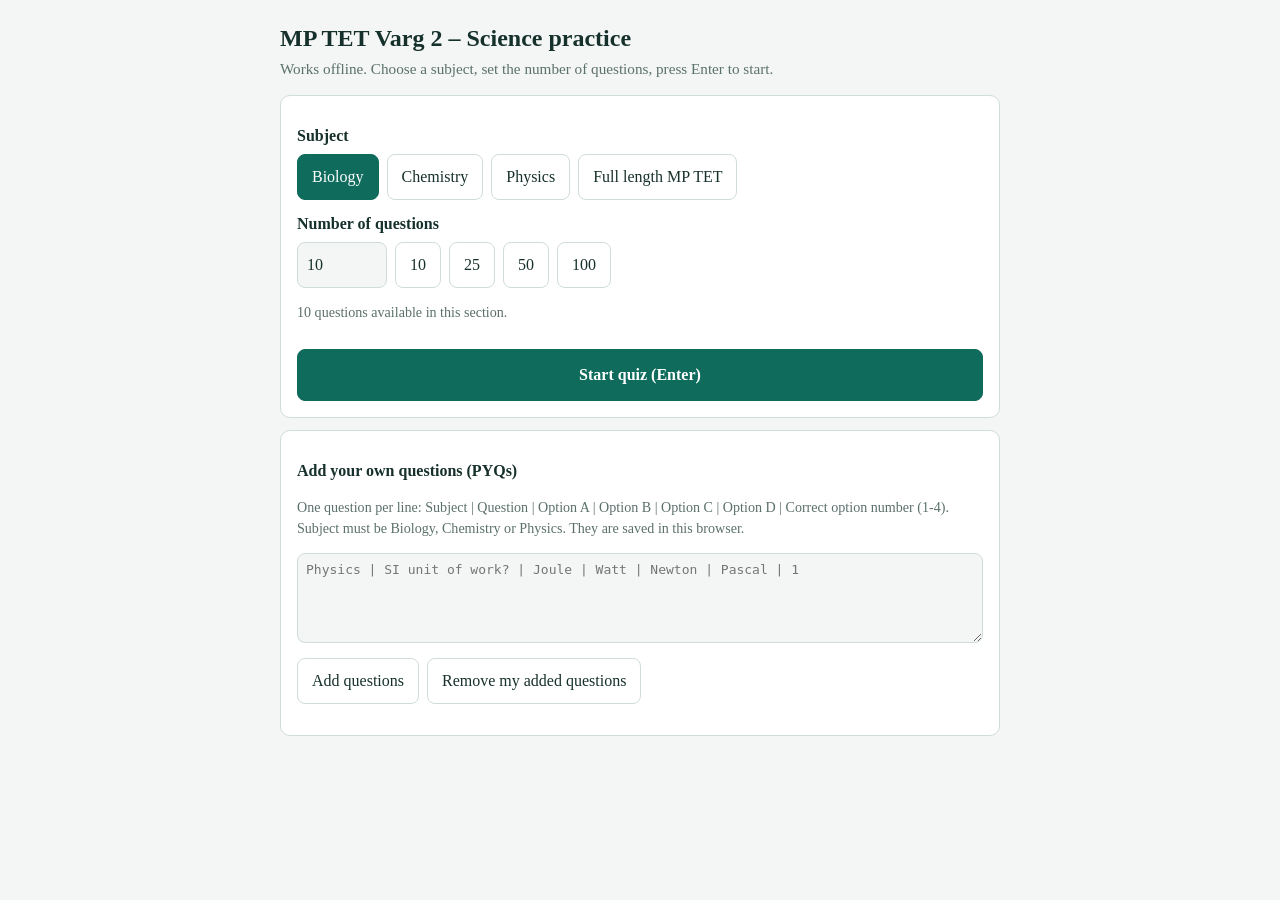
<file: tgt-quiz.html>
<!DOCTYPE html>
<html lang="en">
<head>
<meta charset="utf-8">
<meta name="viewport" content="width=device-width, initial-scale=1">
<title>MP TET Varg 2 Science Quiz</title>
<style>
:root{--bg:#f3f6f4;--card:#fff;--ink:#16302b;--mute:#5b706b;--line:#cfdcd7;--acc:#0f6b5c;--acc2:#e9f3f0;--ok:#1b7f3b;--okbg:#e3f4e8;--bad:#b3261e;--badbg:#fbe7e5}
@media(prefers-color-scheme:dark){:root{--bg:#10201d;--card:#172a26;--ink:#e6f1ee;--mute:#9db5ae;--line:#2c4540;--acc:#4fc3ae;--acc2:#1f3a34;--ok:#6fd48c;--okbg:#17352a;--bad:#ff8f86;--badbg:#3a1f1d}}
*{box-sizing:border-box}
body{margin:0;background:var(--bg);color:var(--ink);font:16px/1.5 Georgia,'Noto Serif Devanagari',serif;padding:12px}
.wrap{max-width:720px;margin:0 auto}
h1{font-size:1.5rem;margin:8px 0 2px}
.sub{color:var(--mute);margin:0 0 14px;font-size:.95rem}
.card{background:var(--card);border:1px solid var(--line);border-radius:10px;padding:16px;margin-bottom:12px}
button{font:inherit;cursor:pointer;border:1px solid var(--line);background:var(--card);color:var(--ink);border-radius:8px;padding:10px 14px}
button:focus-visible,input:focus-visible,textarea:focus-visible{outline:3px solid var(--acc);outline-offset:2px}
.row{display:flex;flex-wrap:wrap;gap:8px}
.row button.sel{background:var(--acc);color:#fff;border-color:var(--acc)}
.big{background:var(--acc);color:#fff;border-color:var(--acc);font-weight:bold;width:100%;margin-top:12px;padding:13px}
input[type=number]{font:inherit;width:90px;padding:9px;border:1px solid var(--line);border-radius:8px;background:var(--bg);color:var(--ink)}
textarea{width:100%;min-height:90px;font:13px monospace;background:var(--bg);color:var(--ink);border:1px solid var(--line);border-radius:8px;padding:8px}
label{display:block;font-weight:bold;margin:12px 0 6px}
.note{color:var(--mute);font-size:.88rem}
.top{display:flex;justify-content:space-between;gap:8px;color:var(--mute);font-size:.92rem}
.bar{height:6px;background:var(--line);border-radius:3px;margin:8px 0 14px}
.bar i{display:block;height:100%;background:var(--acc);border-radius:3px}
.q{font-size:1.15rem;margin:0 0 12px}
.opt{display:block;width:100%;text-align:left;margin:8px 0;padding:12px}
.opt:hover:not(:disabled){background:var(--acc2)}
.opt.ok{background:var(--okbg);border-color:var(--ok)}
.opt.bad{background:var(--badbg);border-color:var(--bad)}
.score{font-size:2.4rem;margin:0}
.rev{border-top:1px solid var(--line);padding:10px 0}
.t{color:var(--ok)}.f{color:var(--bad)}
.hide{display:none}
</style>
</head>
<body>
<div class="wrap">
<h1>MP TET Varg 2 – Science practice</h1>
<p class="sub">Works offline. Choose a subject, set the number of questions, press Enter to start.</p>

<div id="setup">
 <div class="card">
  <label>Subject</label>
  <div class="row" id="subjects"></div>
  <label for="n">Number of questions</label>
  <div class="row">
   <input id="n" type="number" min="1" value="10" aria-label="Number of questions">
   <button data-n="10">10</button><button data-n="25">25</button><button data-n="50">50</button><button data-n="100">100</button>
  </div>
  <p class="note" id="avail"></p>
  <button class="big" id="start">Start quiz (Enter)</button>
 </div>
 <div class="card">
  <label for="imp">Add your own questions (PYQs)</label>
  <p class="note">One question per line: Subject | Question | Option A | Option B | Option C | Option D | Correct option number (1-4). Subject must be Biology, Chemistry or Physics. They are saved in this browser.</p>
  <textarea id="imp" placeholder="Physics | SI unit of work? | Joule | Watt | Newton | Pascal | 1"></textarea>
  <div class="row" style="margin-top:8px"><button id="add">Add questions</button><button id="clr">Remove my added questions</button></div>
  <p class="note" id="impmsg"></p>
 </div>
</div>

<div id="quiz" class="card hide">
 <div class="top"><span id="prog"></span><span id="tm"></span></div>
 <div class="bar"><i id="pb"></i></div>
 <p class="q" id="qt"></p>
 <div id="opts"></div>
 <div class="row" style="margin-top:12px"><button id="next" class="big hide">Next (Enter)</button></div>
 <p class="note">Keys: 1-4 to choose, Enter for next.</p>
</div>

<div id="result" class="hide">
 <div class="card"><p class="score" id="sc"></p><p id="sb"></p><p id="tk" class="note"></p>
 <button class="big" id="again">New quiz</button></div>
 <div class="card" id="rev"></div>
</div>
</div>

<script>
// Practice bank: [subject, question, [options], correct index]. Verify before relying on it; add your own PYQs below the box.
var BANK=[
["Biology","Which organelle is called the powerhouse of the cell?",["Mitochondria","Ribosome","Golgi body","Nucleus"],0],
["Biology","Which pigment is mainly responsible for photosynthesis?",["Chlorophyll","Carotene","Xanthophyll","Anthocyanin"],0],
["Biology","Which blood group is called the universal donor?",["O negative","AB positive","A positive","B negative"],0],
["Biology","Deficiency of which vitamin causes scurvy?",["Vitamin C","Vitamin A","Vitamin D","Vitamin K"],0],
["Biology","What is the functional unit of the kidney?",["Nephron","Neuron","Alveolus","Villus"],0],
["Biology","Insulin is secreted by which organ?",["Pancreas","Liver","Kidney","Stomach"],0],
["Biology","Haemoglobin is found in which cells?",["Red blood cells","White blood cells","Platelets","Plasma cells"],0],
["Biology","Which mosquito spreads malaria?",["Female Anopheles","Male Anopheles","Aedes","Culex"],0],
["Biology","The study of fungi is called:",["Mycology","Virology","Phycology","Ecology"],0],
["Biology","How many chambers does the human heart have?",["Four","Two","Three","Five"],0],
["Chemistry","What is the atomic number of carbon?",["6","12","8","14"],0],
["Chemistry","What is the pH of a neutral solution at 25 °C?",["7","0","14","1"],0],
["Chemistry","What is the chemical formula of common salt?",["NaCl","KCl","CaCl2","NaOH"],0],
["Chemistry","Which gas is most abundant in Earth's atmosphere?",["Nitrogen","Oxygen","Carbon dioxide","Argon"],0],
["Chemistry","Rusting of iron is an example of:",["Oxidation","Reduction","Sublimation","Evaporation"],0],
["Chemistry","Which gas is released when zinc reacts with dilute HCl?",["Hydrogen","Oxygen","Chlorine","Nitrogen"],0],
["Chemistry","Which is the lightest element?",["Hydrogen","Helium","Lithium","Carbon"],0],
["Chemistry","What is the formula of baking soda?",["NaHCO3","Na2CO3","NaOH","CaCO3"],0],
["Chemistry","What is the usual valency of oxygen?",["2","1","3","4"],0],
["Chemistry","Which acid is present in lemon?",["Citric acid","Acetic acid","Lactic acid","Tartaric acid"],0],
["Physics","What is the SI unit of force?",["Newton","Joule","Pascal","Watt"],0],
["Physics","What is the speed of light in vacuum (approx.)?",["3 × 10^8 m/s","3 × 10^6 m/s","3 × 10^5 m/s","3 × 10^10 m/s"],0],
["Physics","What is the SI unit of frequency?",["Hertz","Decibel","Tesla","Ohm"],0],
["Physics","Which lens corrects myopia (short-sightedness)?",["Concave","Convex","Bifocal","Cylindrical"],0],
["Physics","Which mirror is used as a vehicle rear-view mirror?",["Convex","Concave","Plane","Parabolic"],0],
["Physics","According to Ohm's law, V equals:",["I × R","I / R","R / I","I + R"],0],
["Physics","What is the SI unit of power?",["Watt","Joule","Newton","Volt"],0],
["Physics","Sound cannot travel through:",["Vacuum","Water","Steel","Air"],0],
["Physics","Acceleration due to gravity on Earth is about:",["9.8 m/s²","1.6 m/s²","3.7 m/s²","98 m/s²"],0],
["Physics","The energy possessed by a moving body is:",["Kinetic energy","Potential energy","Heat energy","Chemical energy"],0]
];
var FULL_MINUTES=150,FULL_COUNT=150;
var $=function(i){return document.getElementById(i)},subj="Biology",set=[],idx=0,score=0,locked=false,t0=0,tick=null,cur=null,answers=[];
function mine(){try{return JSON.parse(localStorage.getItem("mine")||"[]")}catch(e){return[]}}
function allQ(){return BANK.concat(mine())}
function pool(){return subj==="Full"?allQ():allQ().filter(function(q){return q[0]===subj})}
function shuffle(a){a=a.slice();for(var i=a.length-1;i>0;i--){var j=Math.floor(Math.random()*(i+1));var x=a[i];a[i]=a[j];a[j]=x}return a}
function esc(s){return String(s).replace(/[&<>"]/g,function(c){return{"&":"&amp;","<":"&lt;",">":"&gt;",'"':"&quot;"}[c]})}
function buildSubjects(){
 var names=[["Biology","Biology"],["Chemistry","Chemistry"],["Physics","Physics"],["Full","Full length MP TET"]];
 $("subjects").innerHTML="";
 names.forEach(function(p){var b=document.createElement("button");b.textContent=p[1];b.className=p[0]===subj?"sel":"";
  b.onclick=function(){subj=p[0];if(subj==="Full")$("n").value=Math.min(FULL_COUNT,pool().length);buildSubjects();upd()};$("subjects").appendChild(b)});
 upd();
}
function upd(){var m=pool().length;$("avail").textContent=m+" questions available in this section."+(subj==="Full"?" Full length uses up to "+FULL_COUNT+" questions with a "+FULL_MINUTES+" minute timer. Check the official pattern and add more questions to match it.":"")}
document.querySelectorAll("[data-n]").forEach(function(b){b.onclick=function(){$("n").value=b.dataset.n}});
function show(id){["setup","quiz","result"].forEach(function(x){$(x).classList.toggle("hide",x!==id)})}
function start(){
 var p=pool(),n=Math.max(1,parseInt($("n").value)||10);
 if(!p.length){$("avail").textContent="No questions in this section yet. Add some below.";return}
 n=Math.min(n,p.length);if(subj==="Full")n=Math.min(n,FULL_COUNT);
 set=shuffle(p).slice(0,n);idx=0;score=0;answers=[];t0=Date.now();
 clearInterval(tick);tick=setInterval(clock,1000);clock();show("quiz");render();
}
function clock(){var s=Math.floor((Date.now()-t0)/1000);
 if(subj==="Full"){var left=FULL_MINUTES*60-s;if(left<=0){finish();return}s=left}
 var m=Math.floor(s/60),r=s%60;$("tm").textContent=(subj==="Full"?"Time left ":"Time ")+m+":"+(r<10?"0":"")+r}
function render(){
 var q=set[idx];locked=false;
 var o=shuffle(q[2].map(function(t,i){return{t:t,c:i===q[3]}}));cur={o:o,q:q};
 $("prog").textContent="Question "+(idx+1)+" of "+set.length+" ("+q[0]+")";
 $("pb").style.width=(idx/set.length*100)+"%";$("qt").textContent=q[1];
 $("opts").innerHTML="";
 o.forEach(function(x,i){var b=document.createElement("button");b.className="opt";b.textContent=(i+1)+". "+x.t;b.onclick=function(){pick(i)};$("opts").appendChild(b)});
 $("next").classList.add("hide");$("next").textContent=idx===set.length-1?"Finish (Enter)":"Next (Enter)";
}
function pick(i){
 if(locked)return;locked=true;var o=cur.o,bs=$("opts").children;
 for(var k=0;k<bs.length;k++){bs[k].disabled=true;if(o[k].c)bs[k].classList.add("ok")}
 if(o[i].c)score++;else bs[i].classList.add("bad");
 answers.push({q:cur.q[1],sub:cur.q[0],yours:o[i].t,right:cur.q[2][cur.q[3]],ok:o[i].c});
 $("next").classList.remove("hide");
}
function next(){if(!locked)return;idx++;if(idx>=set.length)finish();else render()}
function finish(){
 clearInterval(tick);var s=Math.floor((Date.now()-t0)/1000),tot=set.length,att=answers.length;
 $("sc").textContent=score+" / "+tot;
 $("sb").textContent=Math.round(score/tot*100)+"% correct. Attempted "+att+", wrong "+(att-score)+", skipped "+(tot-att)+".";
 $("tk").textContent="Time taken: "+Math.floor(s/60)+" min "+(s%60)+" sec";
 var by={};answers.forEach(function(a){by[a.sub]=by[a.sub]||[0,0];by[a.sub][1]++;if(a.ok)by[a.sub][0]++});
 var h="<b>Subject-wise score</b><br>"+Object.keys(by).map(function(k){return esc(k)+": "+by[k][0]+"/"+by[k][1]}).join("<br>")+"<br><br><b>Review</b>";
 answers.forEach(function(a,i){h+='<div class="rev"><b>'+(i+1)+". "+esc(a.q)+'</b><br>'+(a.ok?'<span class="t">Correct: '+esc(a.right)+'</span>':'<span class="f">Your answer: '+esc(a.yours)+'</span><br><span class="t">Correct: '+esc(a.right)+'</span>')+'</div>'});
 $("rev").innerHTML=h;show("result");window.scrollTo(0,0);
}
$("start").onclick=start;$("next").onclick=next;$("again").onclick=function(){show("setup");upd()};
document.addEventListener("keydown",function(e){
 if(!$("setup").classList.contains("hide")){if(e.key==="Enter"&&e.target.tagName!=="TEXTAREA"&&e.target.tagName!=="BUTTON"){e.preventDefault();start()}return}
 if(!$("quiz").classList.contains("hide")){
  if(e.key==="Enter"){e.preventDefault();next()}
  else if(/^[1-4]$/.test(e.key)){var i=+e.key-1;if(i<cur.o.length)pick(i)}
 }});
$("add").onclick=function(){
 var lines=$("imp").value.split("\n"),ok=0,bad=0,m=mine();
 lines.forEach(function(l){if(!l.trim())return;var p=l.split("|").map(function(x){return x.trim()});
  var s=["Biology","Chemistry","Physics"].filter(function(x){return x.toLowerCase()===(p[0]||"").toLowerCase()})[0],a=parseInt(p[6]);
  if(p.length===7&&s&&a>=1&&a<=4&&p[1]&&p.slice(2,6).every(Boolean)){m.push([s,p[1],p.slice(2,6),a-1]);ok++}else bad++});
 try{localStorage.setItem("mine",JSON.stringify(m))}catch(e){$("impmsg").textContent="This browser blocked saving. Questions work for this session only.";}
 try{localStorage.getItem("mine")}catch(e){}
 if(ok&&!localStorage.getItem("mine")){window._tmp=m}
 $("impmsg").textContent=ok+" added, "+bad+" line(s) skipped (check the format).";if(ok)$("imp").value="";upd();
};
$("clr").onclick=function(){try{localStorage.removeItem("mine")}catch(e){}$("impmsg").textContent="Your added questions were removed.";upd()};
buildSubjects();
</script>
</body>
</html>
</file>
<file: style.css>
/* ==========================================================================
   n exam point — hacker-lite terminal theme
   ========================================================================== */
:root {
  --bg: #0a0f0c;
  --bg-raised: #10160f;
  --bg-raised-hover: #141c17;
  --fg: #d7e4da;
  --fg-dim: #7f9488;
  --accent: #46d472;
  --accent-bright: #7bffa3;
  --accent-dim: rgba(70, 212, 114, 0.14);
  --border: rgba(70, 212, 114, 0.25);
  --border-strong: rgba(70, 212, 114, 0.55);
  --focus: #7bffa3;

  --font-mono: "JetBrains Mono", ui-monospace, "SFMono-Regular", Menlo, Consolas, monospace;

  --shell-width: 1080px;
}

/* ==========================================================================
   Reset & base
   ========================================================================== */
* { box-sizing: border-box; }
html { color-scheme: dark; }

body {
  margin: 0;
  background: var(--bg);
  color: var(--fg);
  font-family: var(--font-mono);
  font-size: 15px;
  line-height: 1.6;
  position: relative;
}

/* faint CRT scanlines, fixed over the whole page */
body::before {
  content: "";
  position: fixed;
  inset: 0;
  pointer-events: none;
  z-index: 50;
  background: repeating-linear-gradient(
    to bottom,
    rgba(255, 255, 255, 0.025) 0px,
    rgba(255, 255, 255, 0.025) 1px,
    transparent 1px,
    transparent 3px
  );
}

::selection { background: var(--accent); color: var(--bg); }

::-webkit-scrollbar { width: 10px; height: 10px; }
::-webkit-scrollbar-track { background: var(--bg); }
::-webkit-scrollbar-thumb { background: var(--border-strong); border: 2px solid var(--bg); border-radius: 6px; }

h1, h2, h3 {
  font-family: var(--font-mono);
  color: var(--fg);
  margin: 0;
  line-height: 1.2;
  font-weight: 700;
}

a {
  color: inherit;
  text-decoration: none;
}

button { font-family: inherit; cursor: pointer; }

:focus-visible {
  outline: 2px solid var(--focus);
  outline-offset: 3px;
}

.visually-hidden {
  position: absolute;
  width: 1px; height: 1px;
  overflow: hidden;
  clip: rect(0 0 0 0);
  white-space: nowrap;
}

.shell {
  max-width: var(--shell-width);
  margin: 0 auto;
  padding: 0 1.75rem;
}

.muted { color: var(--fg-dim); }

/* blinking terminal cursor */
.cursor {
  display: inline-block;
  color: var(--accent-bright);
  animation: blink 1.1s step-start infinite;
}
@keyframes blink {
  0%, 49% { opacity: 1; }
  50%, 100% { opacity: 0; }
}

@media (prefers-reduced-motion: reduce) {
  * { transition: none !important; animation: none !important; }
}

/* ==========================================================================
   Header
   ========================================================================== */
.site-header {
  border-bottom: 1px solid var(--border);
  background: var(--bg);
  position: sticky;
  top: 0;
  z-index: 10;
}

.header-row {
  display: flex;
  align-items: center;
  justify-content: space-between;
  height: 64px;
}

.brand {
  font-size: 1.05rem;
  font-weight: 700;
  color: var(--fg-dim);
  letter-spacing: -0.01em;
}
.brand span { color: var(--accent); }

.main-nav { display: flex; gap: 1.75rem; }
.main-nav a {
  font-size: 0.88rem;
  color: var(--fg-dim);
  border-bottom: 1px solid transparent;
  padding: 0.3rem 0;
}
.main-nav a::before { content: "> "; color: var(--accent); }
.main-nav a:hover { color: var(--fg); border-color: var(--accent); }

.nav-toggle {
  display: none;
  flex-direction: column;
  gap: 5px;
  background: none;
  border: none;
  padding: 0.5rem;
}
.nav-toggle span { width: 20px; height: 2px; background: var(--accent); display: block; }

/* ==========================================================================
   Hero
   ========================================================================== */
.hero {
  display: grid;
  grid-template-columns: 1.4fr 1fr;
  gap: 3rem;
  align-items: end;
  padding-top: 3.5rem;
  padding-bottom: 3rem;
}

.kicker {
  font-size: 0.85rem;
  color: var(--accent);
  margin: 0 0 0.9rem;
}
.kicker::before { content: "$ "; color: var(--fg-dim); }

.hero h1 {
  font-size: clamp(1.6rem, 3.4vw, 2.3rem);
  max-width: 22ch;
  margin-bottom: 1.1rem;
  letter-spacing: -0.01em;
}

.lede {
  max-width: 50ch;
  color: var(--fg-dim);
  font-size: 0.95rem;
  margin: 0 0 2rem;
}

.search-row {
  display: flex;
  max-width: 480px;
  border: 1px solid var(--border-strong);
  background: var(--bg-raised);
}
.search-row input {
  flex: 1;
  border: none;
  background: transparent;
  padding: 0.8rem 1rem;
  font-size: 0.92rem;
  font-family: var(--font-mono);
  color: var(--fg);
}
.search-row input::placeholder { color: var(--fg-dim); }
.search-row input:focus { outline: none; }
.search-row button {
  border: none;
  border-left: 1px solid var(--border-strong);
  background: transparent;
  color: var(--accent);
  padding: 0 1.4rem;
  font-size: 0.88rem;
  font-weight: 700;
}
.search-row button::before { content: "[ "; }
.search-row button::after { content: " ]"; }
.search-row button:hover { background: var(--accent); color: var(--bg); }

.hero-stats {
  display: flex;
  gap: 2rem;
  margin: 0;
  padding-bottom: 0.4rem;
  border-left: 1px solid var(--border);
  padding-left: 2rem;
}
.hero-stats > div { display: flex; flex-direction: column; gap: 0.2rem; }
.hero-stats dt {
  font-size: 1.7rem;
  color: var(--accent);
  font-weight: 700;
}
.hero-stats dd {
  margin: 0;
  font-size: 0.78rem;
  color: var(--fg-dim);
  max-width: 10ch;
}

/* ==========================================================================
   Browse pills
   ========================================================================== */
.browse { padding: 2.25rem 1.75rem; border-top: 1px solid var(--border); }
.browse h2 { font-size: 1rem; margin-bottom: 1.1rem; color: var(--fg-dim); font-weight: 500; }
.browse h2::before { content: "// "; color: var(--accent); }

.pill-row { display: flex; flex-wrap: wrap; gap: 0.6rem; }
.pill {
  border: 1px solid var(--border);
  background: transparent;
  color: var(--fg-dim);
  padding: 0.45rem 1rem;
  border-radius: 2px;
  font-size: 0.85rem;
  font-family: var(--font-mono);
}
.pill:hover { border-color: var(--accent); color: var(--fg); }
.pill.is-active {
  background: var(--accent-dim);
  border-color: var(--accent);
  color: var(--accent-bright);
}

/* ==========================================================================
   Catalog
   ========================================================================== */
.catalog { padding: 2.25rem 1.75rem 3.5rem; border-top: 1px solid var(--border); }

.catalog-head {
  display: flex;
  align-items: baseline;
  justify-content: space-between;
  margin-bottom: 1.1rem;
}
.catalog-head h2 { font-size: 1rem; color: var(--fg-dim); font-weight: 500; }
.catalog-head h2::before { content: "// "; color: var(--accent); }
.catalog-head p { font-size: 0.85rem; }

.catalog-table { border-top: 1px solid var(--border-strong); }
.row {
  display: grid;
  grid-template-columns: 2.4fr 1fr 1fr 0.6fr 0.7fr 0.9fr;
  gap: 1rem;
  align-items: center;
  padding: 0.85rem 0.25rem;
  border-bottom: 1px solid var(--border);
  font-size: 0.85rem;
}
.row.head {
  font-size: 0.72rem;
  text-transform: uppercase;
  letter-spacing: 0.06em;
  color: var(--fg-dim);
  border-bottom: 1px solid var(--border-strong);
  padding-bottom: 0.6rem;
}
.row:not(.head):hover { background: var(--bg-raised); }

.title { color: var(--fg); }

.tag {
  display: inline-block;
  font-size: 0.74rem;
  color: var(--accent-bright);
}
.tag::before { content: "["; color: var(--fg-dim); }
.tag::after { content: "]"; color: var(--fg-dim); }

.dl { color: var(--fg-dim); font-size: 0.85rem; }
.dl::before { content: "> "; color: var(--accent); }
.dl:hover { color: var(--accent-bright); }

.empty-state { padding: 2.5rem 0; text-align: center; color: var(--fg-dim); }
.empty-state::before { content: "$ "; color: var(--accent); }

/* ==========================================================================
   Contribute
   ========================================================================== */
.contribute { padding: 1rem 1.75rem 4rem; }
.contribute-box {
  border: 1px solid var(--border-strong);
  background: var(--bg-raised);
  padding: 2.25rem;
  display: grid;
  gap: 1rem;
  max-width: 640px;
}
.contribute-box h2 { font-size: 1.15rem; }
.contribute-box p { color: var(--fg-dim); margin: 0; font-size: 0.9rem; }

.btn-primary {
  display: inline-block;
  width: fit-content;
  border: 1px solid var(--accent);
  background: transparent;
  color: var(--accent);
  padding: 0.7rem 1.4rem;
  font-weight: 700;
  font-size: 0.85rem;
}
.btn-primary::before { content: "[ "; }
.btn-primary::after { content: " ]"; }
.btn-primary:hover { background: var(--accent); color: var(--bg); }

/* ==========================================================================
   Footer
   ========================================================================== */
.site-footer { border-top: 1px solid var(--border); padding: 1.5rem 0; }
.footer-row {
  display: flex;
  justify-content: space-between;
  font-size: 0.78rem;
  color: var(--fg-dim);
  flex-wrap: wrap;
  gap: 0.5rem;
}

/* ==========================================================================
   Responsive
   ========================================================================== */
@media (max-width: 860px) {
  .hero { grid-template-columns: 1fr; padding-top: 2.25rem; }
  .hero-stats {
    border-left: none;
    padding-left: 0;
    border-top: 1px solid var(--border);
    padding-top: 1.1rem;
  }
  .row { grid-template-columns: 1fr; gap: 0.3rem; padding: 0.9rem 0.25rem; }
  .row.head { display: none; }
  .row:not(.head) .title { font-weight: 700; }
}

@media (max-width: 720px) {
  .main-nav {
    position: absolute;
    top: 64px;
    left: 0;
    right: 0;
    background: var(--bg);
    border-bottom: 1px solid var(--border);
    flex-direction: column;
    gap: 0;
    padding: 0.5rem 1.75rem;
    display: none;
  }
  .main-nav.is-open { display: flex; }
  .main-nav a { padding: 0.75rem 0; border-bottom: 1px solid var(--border); }
  .nav-toggle { display: flex; }
}


/* =====================================================
   ADVANCED COLLAGE SETTINGS
===================================================== */

/* Arrange the additional settings in a responsive grid. */
.cm-settings {
    grid-template-columns: repeat(3, minmax(0, 1fr));
}

/* Style colour picker controls consistently. */
.cm-setting input[type="color"] {
    width: 100%;
    height: 43px;
    padding: 4px;
    border: 1px solid #ddd;
    border-radius: 8px;
    background: #fff;
    cursor: pointer;
}

/* Hide the custom colour option until selected. */
#cm-custom-bg-setting[hidden] {
    display: none;
}

/* Improve the settings layout on smaller screens. */
@media (max-width: 600px) {
    .cm-settings {
        grid-template-columns: 1fr;
    }
}
</file>
